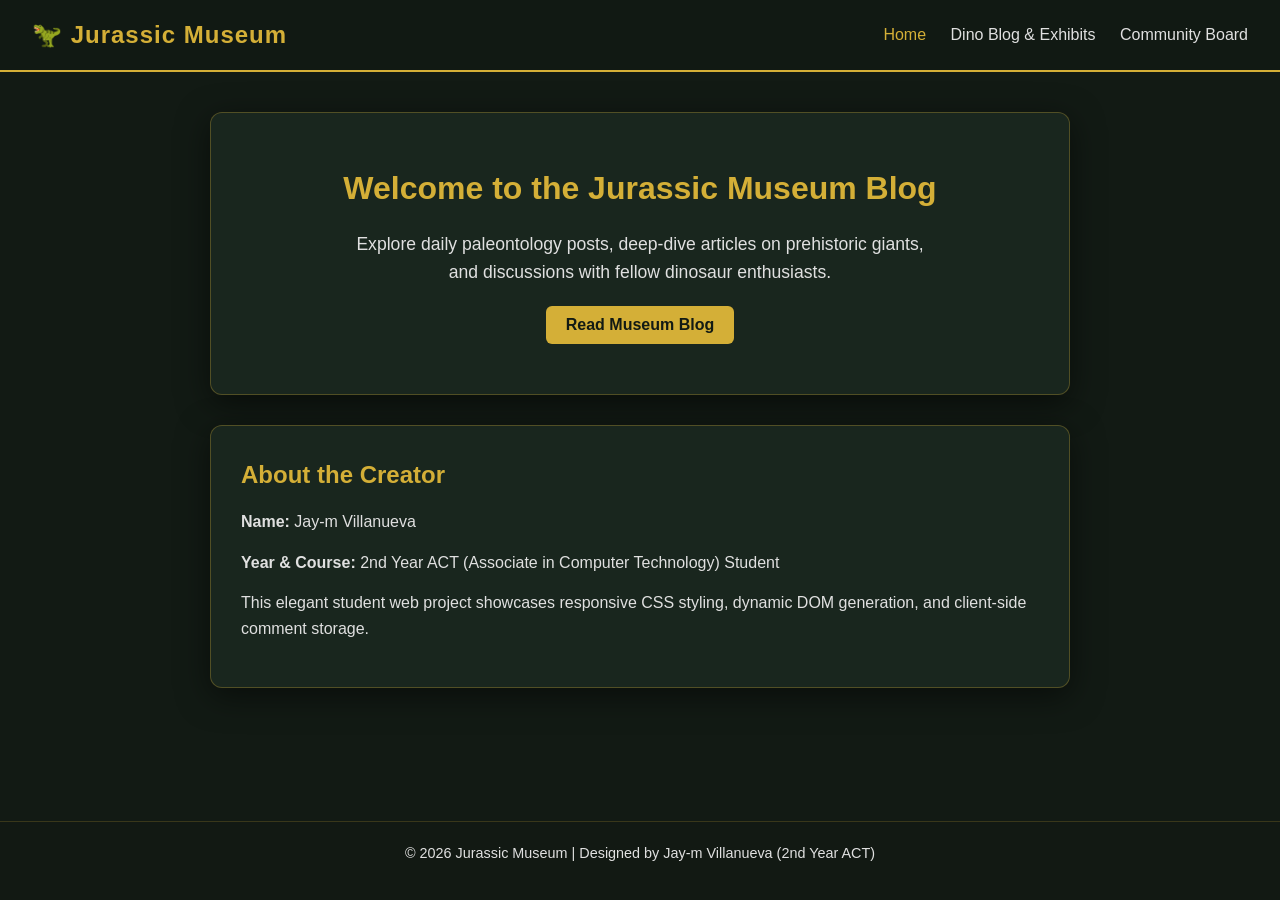
<file: index.html>
<!DOCTYPE html>
<html lang="en">
<head>
    <meta charset="UTF-8">
    <meta name="viewport" content="width=device-width, initial-scale=1.0">
    <title>Jurassic Museum - Home</title>
    <link rel="stylesheet" href="style.css">
</head>
<body>

    <header>
        <div class="logo">🦖 Jurassic Museum</div>
        <nav>
            <a href="index.html" class="active">Home</a>
            <a href="exhibits.html">Dino Blog & Exhibits</a>
            <a href="community.html">Community Board</a>
        </nav>
    </header>

    <div class="container">
        <div class="card" style="text-align: center; padding: 50px 20px;">
            <h1>Welcome to the Jurassic Museum Blog</h1>
            <p style="font-size: 1.1rem; max-width: 600px; margin: 0 auto 20px auto;">
                Explore daily paleontology posts, deep-dive articles on prehistoric giants, and discussions with fellow dinosaur enthusiasts.
            </p>
            <a href="exhibits.html"><button>Read Museum Blog</button></a>
        </div>

        <div class="card">
            <h2>About the Creator</h2>
            <p><strong>Name:</strong> Jay-m Villanueva</p>
            <p><strong>Year & Course:</strong> 2nd Year ACT (Associate in Computer Technology) Student</p>
            <p>This elegant student web project showcases responsive CSS styling, dynamic DOM generation, and client-side comment storage.</p>
        </div>
    </div>

    <footer>
        <p>&copy; 2026 Jurassic Museum | Designed by Jay-m Villanueva (2nd Year ACT)</p>
    </footer>

</body>
</html>
</file>
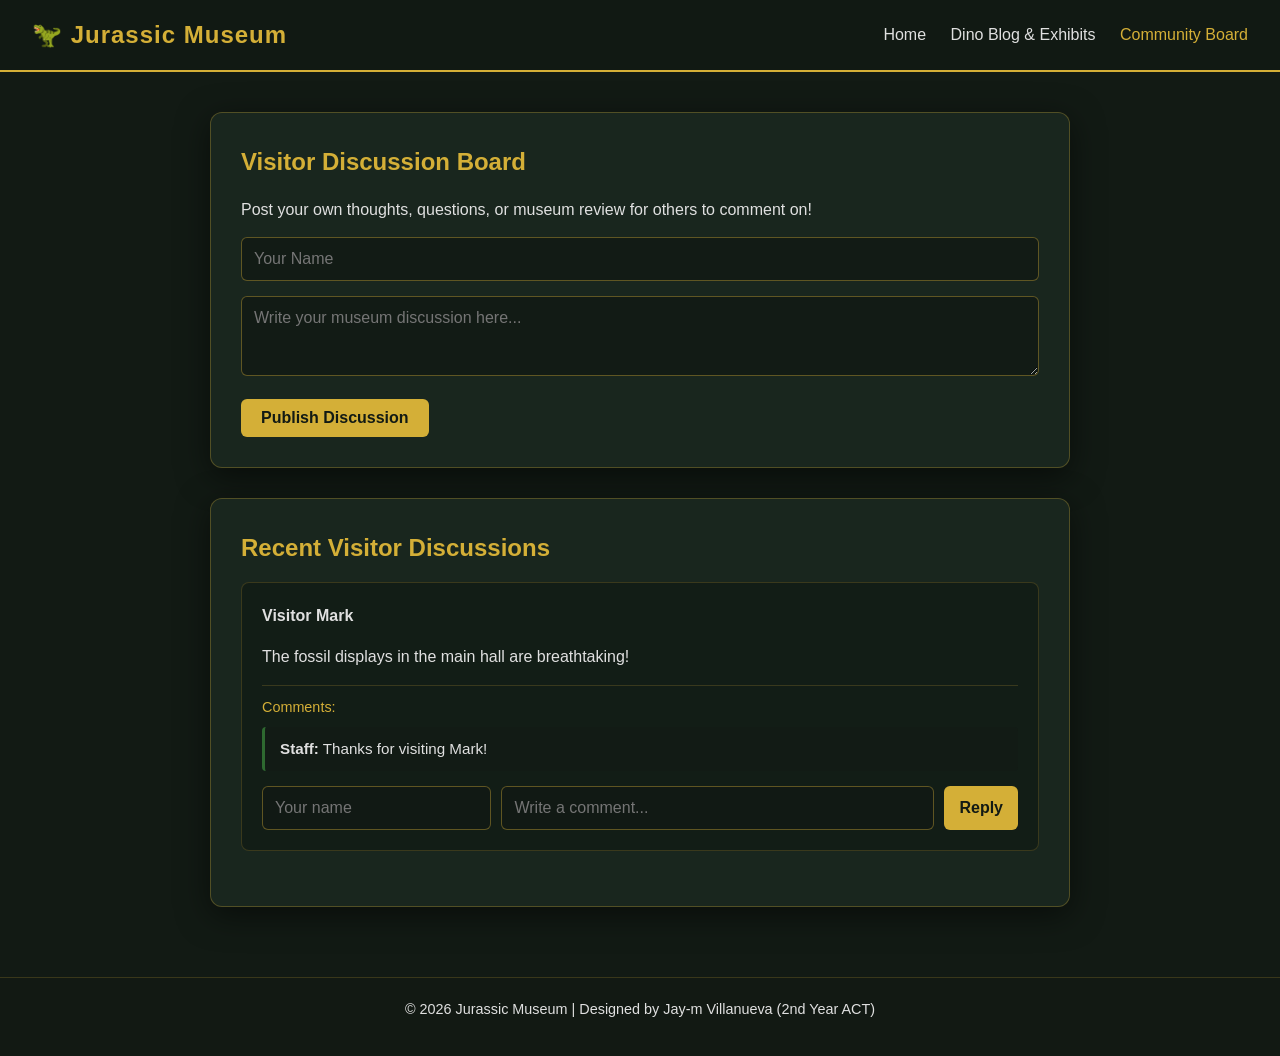
<file: community.html>
<!DOCTYPE html>
<html lang="en">
<head>
    <meta charset="UTF-8">
    <meta name="viewport" content="width=device-width, initial-scale=1.0">
    <title>Jurassic Museum - Community Board</title>
    <link rel="stylesheet" href="style.css">
</head>
<body>

    <header>
        <div class="logo">🦖 Jurassic Museum</div>
        <nav>
            <a href="index.html">Home</a>
            <a href="exhibits.html">Dino Blog & Exhibits</a>
            <a href="community.html" class="active">Community Board</a>
        </nav>
    </header>

    <div class="container">
        <div class="card">
            <h2>Visitor Discussion Board</h2>
            <p>Post your own thoughts, questions, or museum review for others to comment on!</p>
            <form id="postForm">
                <input type="text" id="authorName" placeholder="Your Name" required>
                <textarea id="postContent" rows="3" placeholder="Write your museum discussion here..." required></textarea>
                <button type="submit">Publish Discussion</button>
            </form>
        </div>

        <div class="card">
            <h2>Recent Visitor Discussions</h2>
            <div id="postsContainer"></div>
        </div>
    </div>

    <footer>
        <p>&copy; 2026 Jurassic Museum | Designed by Jay-m Villanueva (2nd Year ACT)</p>
    </footer>

    <script src="script.js"></script>
</body>
</html>
</file>
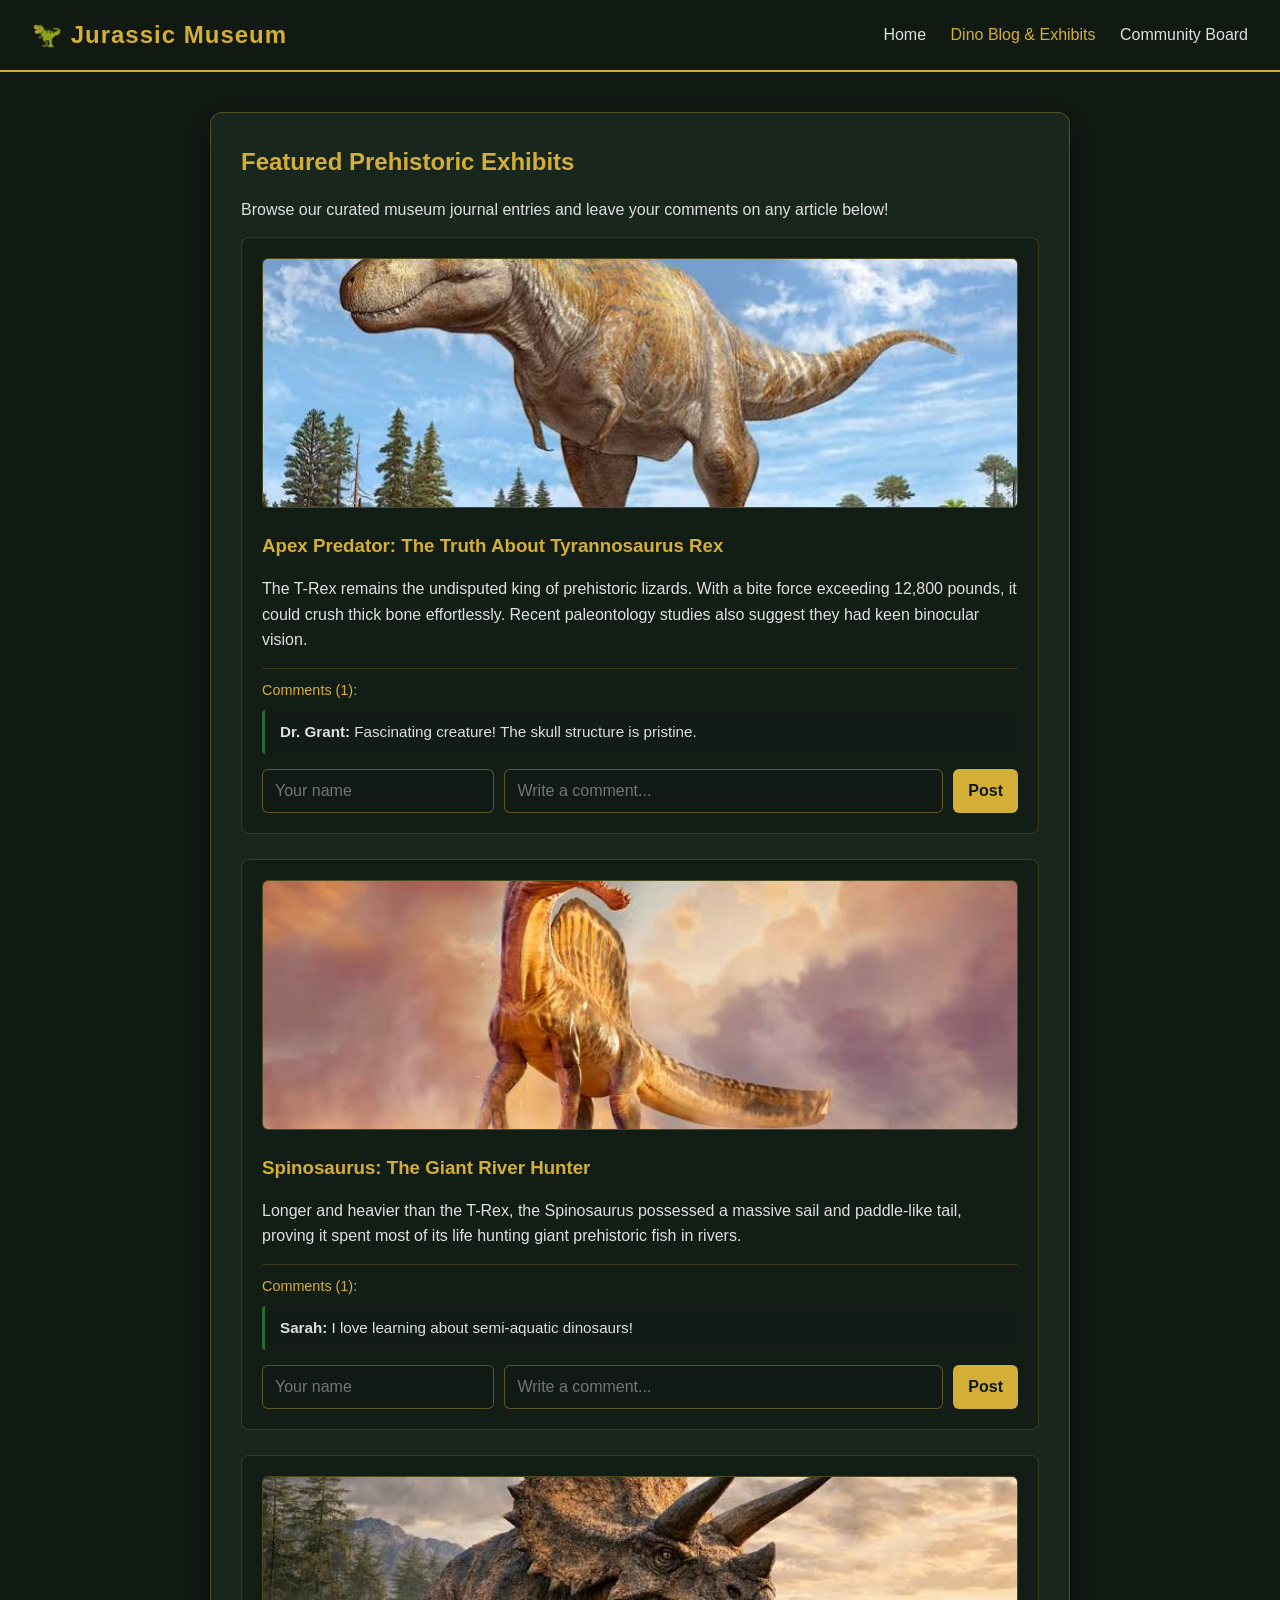
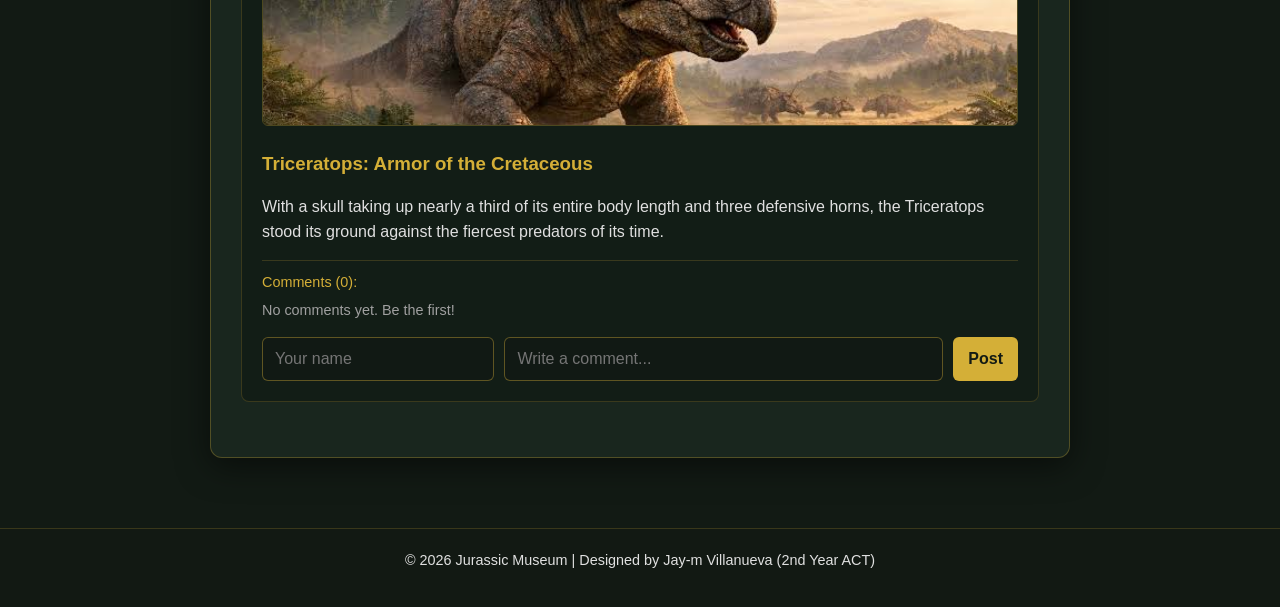
<file: exhibits.html>
<!DOCTYPE html>
<html lang="en">
<head>
    <meta charset="UTF-8">
    <meta name="viewport" content="width=device-width, initial-scale=1.0">
    <title>Jurassic Museum - Dinosaur Blog</title>
    <link rel="stylesheet" href="style.css">
</head>
<body>

    <header>
        <div class="logo">🦖 Jurassic Museum</div>
        <nav>
            <a href="index.html">Home</a>
            <a href="exhibits.html" class="active">Dino Blog & Exhibits</a>
            <a href="community.html">Community Board</a>
        </nav>
    </header>

    <div class="container">
        <div class="card">
            <h2>Featured Prehistoric Exhibits</h2>
            <p>Browse our curated museum journal entries and leave your comments on any article below!</p>
            
            <div id="blogContainer"></div>
        </div>
    </div>

    <footer>
        <p>&copy; 2026 Jurassic Museum | Designed by Jay-m Villanueva (2nd Year ACT)</p>
    </footer>

    <script src="script.js"></script>
</body>
</html>
</file>
<file: style.css>
:root {
    --primary-dark: #121a14;
    --secondary-dark: #1b2820;
    --accent-gold: #d4af37;
    --accent-green: #2e6930;
    --text-light: #e0e0e0;
    --text-muted: #a0a0a0;
    --card-bg: rgba(27, 40, 32, 0.88);
}

* {
    margin: 0;
    padding: 0;
    box-sizing: border-box;
    font-family: 'Segoe UI', Tahoma, Geneva, Verdana, sans-serif;
}

body {
    background-color: var(--primary-dark);
    color: var(--text-light);
    line-height: 1.6;
    background-image: linear-gradient(rgba(18, 26, 20, 0.9), rgba(18, 26, 20, 0.9)), 
                      url('https://images.unsplash.com/photo-1534447677768-be436bb09401?q=80&w=1920&auto=format&fit=crop');
    background-size: cover;
    background-attachment: fixed;
    min-height: 100vh;
    display: flex;
    flex-direction: column;
}

header {
    background-color: rgba(18, 26, 20, 0.95);
    border-bottom: 2px solid var(--accent-gold);
    padding: 1rem 2rem;
    position: sticky;
    top: 0;
    z-index: 1000;
    display: flex;
    justify-content: space-between;
    align-items: center;
}

.logo {
    color: var(--accent-gold);
    font-size: 1.5rem;
    font-weight: bold;
    letter-spacing: 1px;
}

nav a {
    color: var(--text-light);
    text-decoration: none;
    margin-left: 20px;
    font-weight: 500;
    transition: color 0.3s;
}

nav a:hover, nav a.active {
    color: var(--accent-gold);
}

.container {
    max-width: 900px;
    margin: 40px auto;
    padding: 0 20px;
    flex: 1;
    width: 100%;
}

.card {
    background: var(--card-bg);
    border: 1px solid rgba(212, 175, 55, 0.3);
    border-radius: 12px;
    padding: 30px;
    margin-bottom: 30px;
    box-shadow: 0 8px 32px rgba(0, 0, 0, 0.5);
    backdrop-filter: blur(4px);
}

h1, h2, h3 {
    color: var(--accent-gold);
    margin-bottom: 15px;
}

p {
    margin-bottom: 15px;
    color: var(--text-light);
}

.blog-post {
    background: rgba(18, 26, 20, 0.7);
    border: 1px solid rgba(212, 175, 55, 0.2);
    border-radius: 8px;
    padding: 20px;
    margin-bottom: 25px;
}

.blog-img {
    width: 100%;
    height: 250px;
    object-fit: cover;
    border-radius: 6px;
    margin-bottom: 15px;
    border: 1px solid rgba(212, 175, 55, 0.3);
}

input, textarea {
    width: 100%;
    padding: 12px;
    margin-bottom: 15px;
    background: rgba(18, 26, 20, 0.8);
    border: 1px solid rgba(212, 175, 55, 0.4);
    border-radius: 6px;
    color: var(--text-light);
    font-size: 1rem;
}

input:focus, textarea:focus {
    outline: none;
    border-color: var(--accent-gold);
}

button {
    background-color: var(--accent-gold);
    color: var(--primary-dark);
    border: none;
    padding: 10px 20px;
    font-size: 1rem;
    font-weight: bold;
    border-radius: 6px;
    cursor: pointer;
    transition: background 0.3s, transform 0.1s;
}

button:hover {
    background-color: #e5c158;
    transform: translateY(-1px);
}

.comment-item {
    background: rgba(18, 26, 20, 0.5);
    border-left: 3px solid var(--accent-green);
    padding: 10px 15px;
    border-radius: 4px;
    margin-top: 8px;
    font-size: 0.95rem;
}

.comment-input-group {
    display: flex;
    gap: 10px;
    margin-top: 15px;
}

footer {
    text-align: center;
    padding: 20px;
    background-color: rgba(18, 26, 20, 0.95);
    border-top: 1px solid rgba(212, 175, 55, 0.2);
    color: var(--text-muted);
    font-size: 0.9rem;
}
</file>
